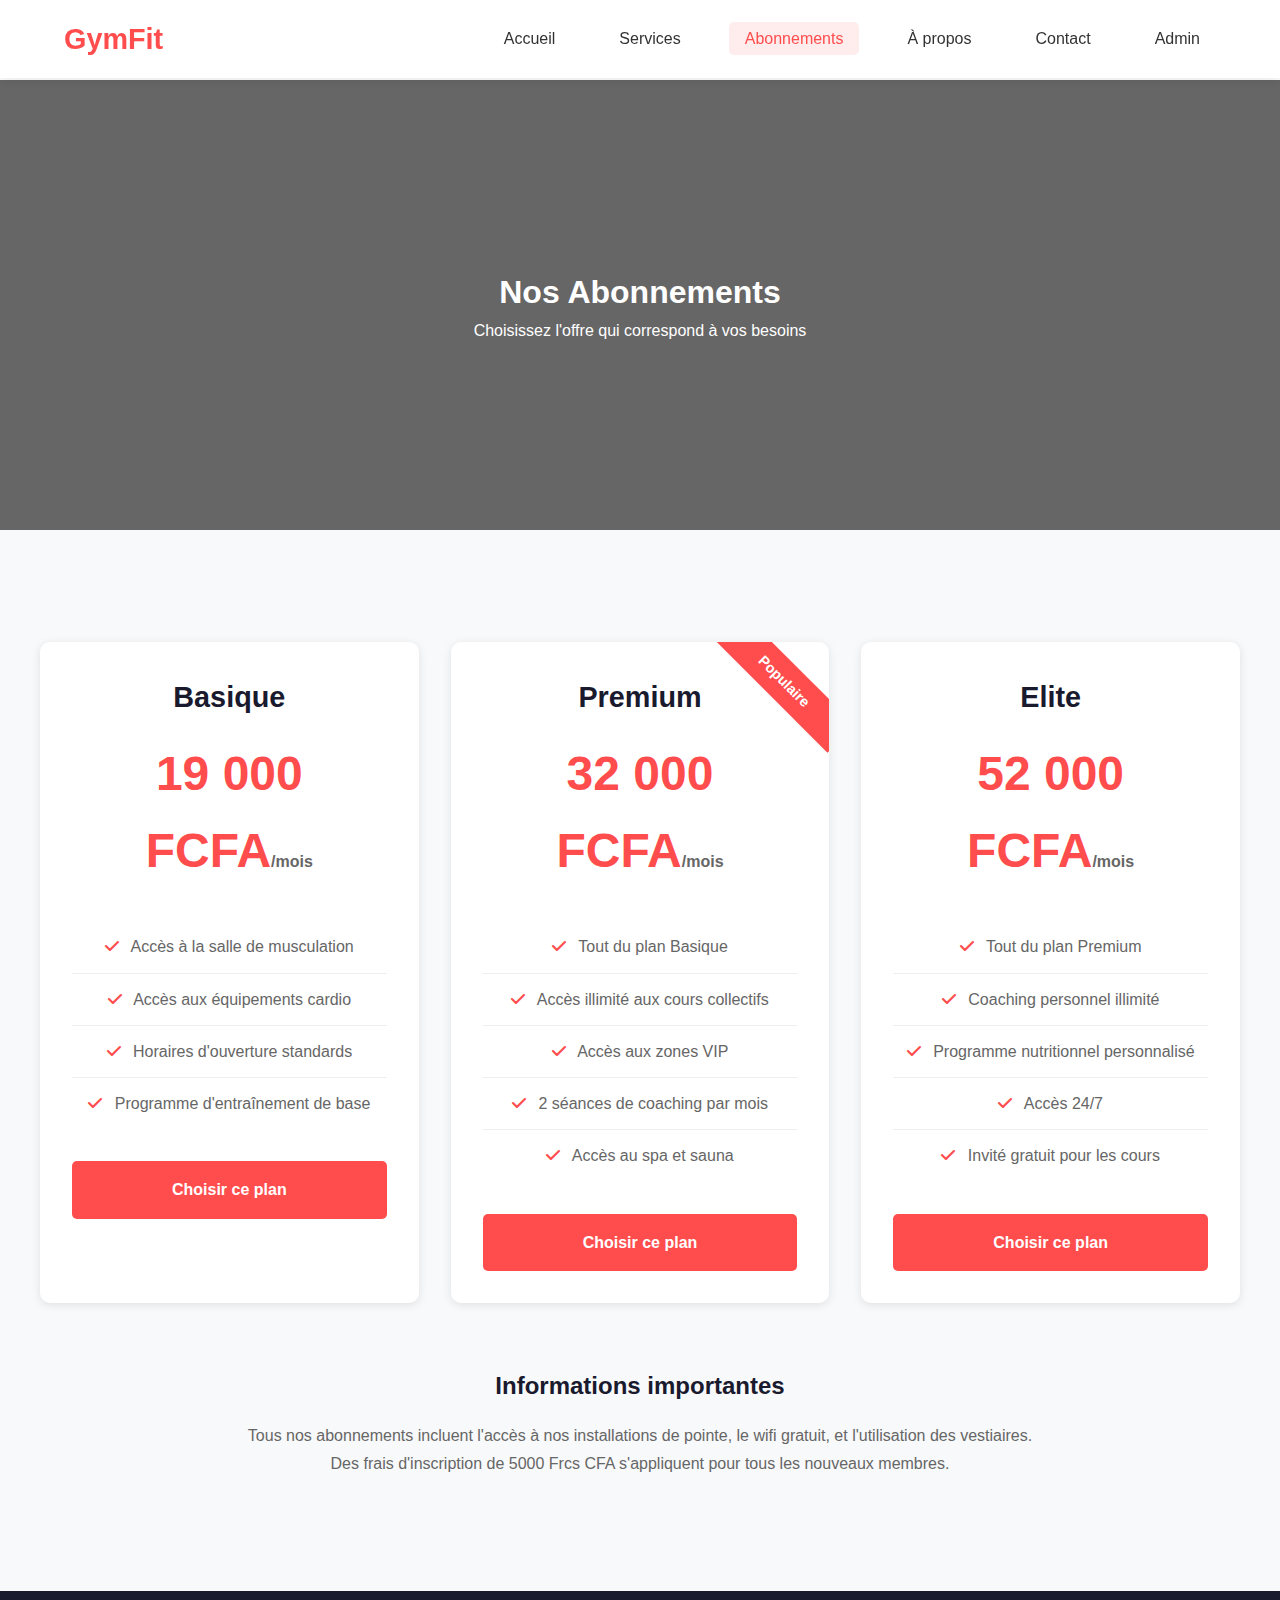
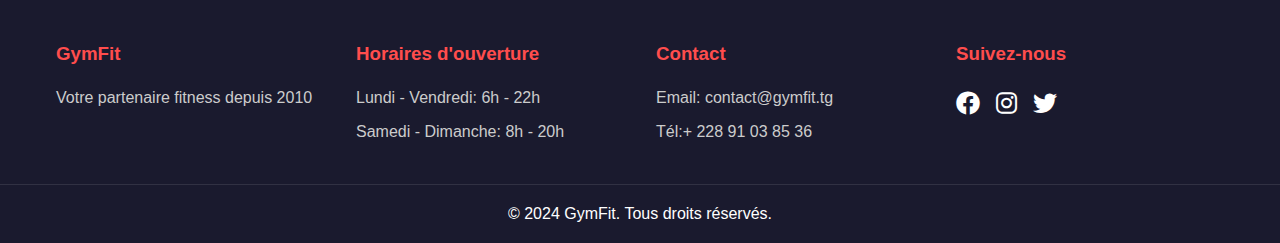
<file: abonnement.html>
<!DOCTYPE html>
<html lang="fr">
<head>
    <meta charset="UTF-8">
    <meta name="viewport" content="width=device-width, initial-scale=1.0">
    <title>Abonnements - GymFit</title>
    <link rel="stylesheet" href="styles.css">
    <link rel="stylesheet" href="https://cdnjs.cloudflare.com/ajax/libs/font-awesome/6.0.0/css/all.min.css">
    <style>
        .pricing-hero {
            height: 50vh;
            background: linear-gradient(rgba(0, 0, 0, 0.6), rgba(0, 0, 0, 0.6)),
                        url('https://images.unsplash.com/photo-1534438327276-14e5300c3a48?ixlib=rb-1.2.1&auto=format&fit=crop&w=1920&q=80');
            background-size: cover;
            background-position: center;
            display: flex;
            align-items: center;
            justify-content: center;
            text-align: center;
            color: var(--white);
            margin-top: 80px;
        }

        .pricing-section {
            padding: 5rem 1rem;
            background-color: var(--light-bg);
        }

        .pricing-grid {
            display: grid;
            grid-template-columns: repeat(auto-fit, minmax(300px, 1fr));
            gap: 2rem;
            max-width: 1200px;
            margin: 0 auto;
            padding: 2rem 0;
        }

        .pricing-card {
            background: var(--white);
            border-radius: 10px;
            padding: 2rem;
            text-align: center;
            box-shadow: var(--shadow);
            transition: transform 0.3s ease;
            position: relative;
            overflow: hidden;
        }

        .pricing-card:hover {
            transform: translateY(-10px);
        }

        .pricing-card.popular::before {
            content: "Populaire";
            position: absolute;
            top: 20px;
            right: -35px;
            background: var(--primary-color);
            color: var(--white);
            padding: 0.5rem 3rem;
            transform: rotate(45deg);
            font-size: 0.9rem;
            font-weight: bold;
        }

        .pricing-card h2 {
            color: var(--secondary-color);
            margin-bottom: 1rem;
            font-size: 1.8rem;
        }

        .price {
            font-size: 3rem;
            color: var(--primary-color);
            margin-bottom: 1.5rem;
            font-weight: bold;
        }

        .price span {
            font-size: 1rem;
            color: #666;
        }

        .features-list {
            list-style: none;
            margin: 2rem 0;
        }

        .features-list li {
            padding: 0.8rem 0;
            border-bottom: 1px solid #eee;
            color: #666;
        }

        .features-list li:last-child {
            border-bottom: none;
        }

        .features-list li i {
            color: var(--primary-color);
            margin-right: 0.5rem;
        }

        .pricing-button {
            display: inline-block;
            padding: 1rem 2rem;
            background-color: var(--primary-color);
            color: var(--white);
            text-decoration: none;
            border-radius: 5px;
            font-weight: bold;
            transition: background-color 0.3s ease;
            width: 100%;
        }

        .pricing-button:hover {
            background-color: #ff3333;
        }

        .pricing-info {
            text-align: center;
            max-width: 800px;
            margin: 0 auto;
            padding: 2rem 0;
        }

        .pricing-info h2 {
            color: var(--secondary-color);
            margin-bottom: 1rem;
        }

        .pricing-info p {
            color: #666;
            line-height: 1.8;
        }

        @media (max-width: 768px) {
            .pricing-grid {
                grid-template-columns: 1fr;
                max-width: 400px;
            }
        }
    </style>
</head>
<body>
    <header>
        <nav>
            <div class="logo">GymFit</div>
            <ul class="nav-links">
                <li><a href="index.html">Accueil</a></li>
                <li><a href="services.html">Services</a></li>
                <li><a href="abonnement.html" class="active">Abonnements</a></li>
                <li><a href="about.html">À propos</a></li>
                <li><a href="contact.html">Contact</a></li>
                <li><a href="admin.html">Admin</a></li>
            </ul>
        </nav>
    </header>

    <section class="pricing-hero">
        <div class="hero-content">
            <h1>Nos Abonnements</h1>
            <p>Choisissez l'offre qui correspond à vos besoins</p>
        </div>
    </section>

    <section class="pricing-section">
        <div class="pricing-grid">
            <div class="pricing-card">
                <h2>Basique</h2>
                <div class="price">19 000 FCFA<span>/mois</span></div>
                <ul class="features-list">
                    <li><i class="fas fa-check"></i> Accès à la salle de musculation</li>
                    <li><i class="fas fa-check"></i> Accès aux équipements cardio</li>
                    <li><i class="fas fa-check"></i> Horaires d'ouverture standards</li>
                    <li><i class="fas fa-check"></i> Programme d'entraînement de base</li>
                </ul>
                <a href="#" class="pricing-button">Choisir ce plan</a>
            </div>

            <div class="pricing-card popular">
                <h2>Premium</h2>
                <div class="price">32 000 FCFA<span>/mois</span></div>
                <ul class="features-list">
                    <li><i class="fas fa-check"></i> Tout du plan Basique</li>
                    <li><i class="fas fa-check"></i> Accès illimité aux cours collectifs</li>
                    <li><i class="fas fa-check"></i> Accès aux zones VIP</li>
                    <li><i class="fas fa-check"></i> 2 séances de coaching par mois</li>
                    <li><i class="fas fa-check"></i> Accès au spa et sauna</li>
                </ul>
                <a href="#" class="pricing-button">Choisir ce plan</a>
            </div>

            <div class="pricing-card">
                <h2>Elite</h2>
                <div class="price">52 000 FCFA<span>/mois</span></div>
                <ul class="features-list">
                    <li><i class="fas fa-check"></i> Tout du plan Premium</li>
                    <li><i class="fas fa-check"></i> Coaching personnel illimité</li>
                    <li><i class="fas fa-check"></i> Programme nutritionnel personnalisé</li>
                    <li><i class="fas fa-check"></i> Accès 24/7</li>
                    <li><i class="fas fa-check"></i> Invité gratuit pour les cours</li>
                </ul>
                <a href="#" class="pricing-button">Choisir ce plan</a>
            </div>
        </div>

        <div class="pricing-info">
            <h2>Informations importantes</h2>
            <p>Tous nos abonnements incluent l'accès à nos installations de pointe, le wifi gratuit, et l'utilisation des vestiaires. Des frais d'inscription de 5000 Frcs CFA s'appliquent pour tous les nouveaux membres.</p>
        </div>
    </section>

    <footer>
        <div class="footer-content">
            <div class="footer-section">
                <h3>GymFit</h3>
                <p>Votre partenaire fitness depuis 2010</p>
            </div>
            <div class="footer-section">
                <h3>Horaires d'ouverture</h3>
                <p>Lundi - Vendredi: 6h - 22h</p>
                <p>Samedi - Dimanche: 8h - 20h</p>
            </div>
            <div class="footer-section">
                <h3>Contact</h3>
                <p>Email: contact@gymfit.tg</p>
                <p>Tél:+ 228 91 03 85 36 </p>
            </div>
            <div class="footer-section">
                <h3>Suivez-nous</h3>
                <div class="social-links">
                    <a href="#"><i class="fab fa-facebook"></i></a>
                    <a href="#"><i class="fab fa-instagram"></i></a>
                    <a href="#"><i class="fab fa-twitter"></i></a>
                </div>
            </div>
        </div>
        <div class="footer-bottom">
            <p>&copy; 2024 GymFit. Tous droits réservés.</p>
        </div>
    </footer>
</body>
</html>
</file>
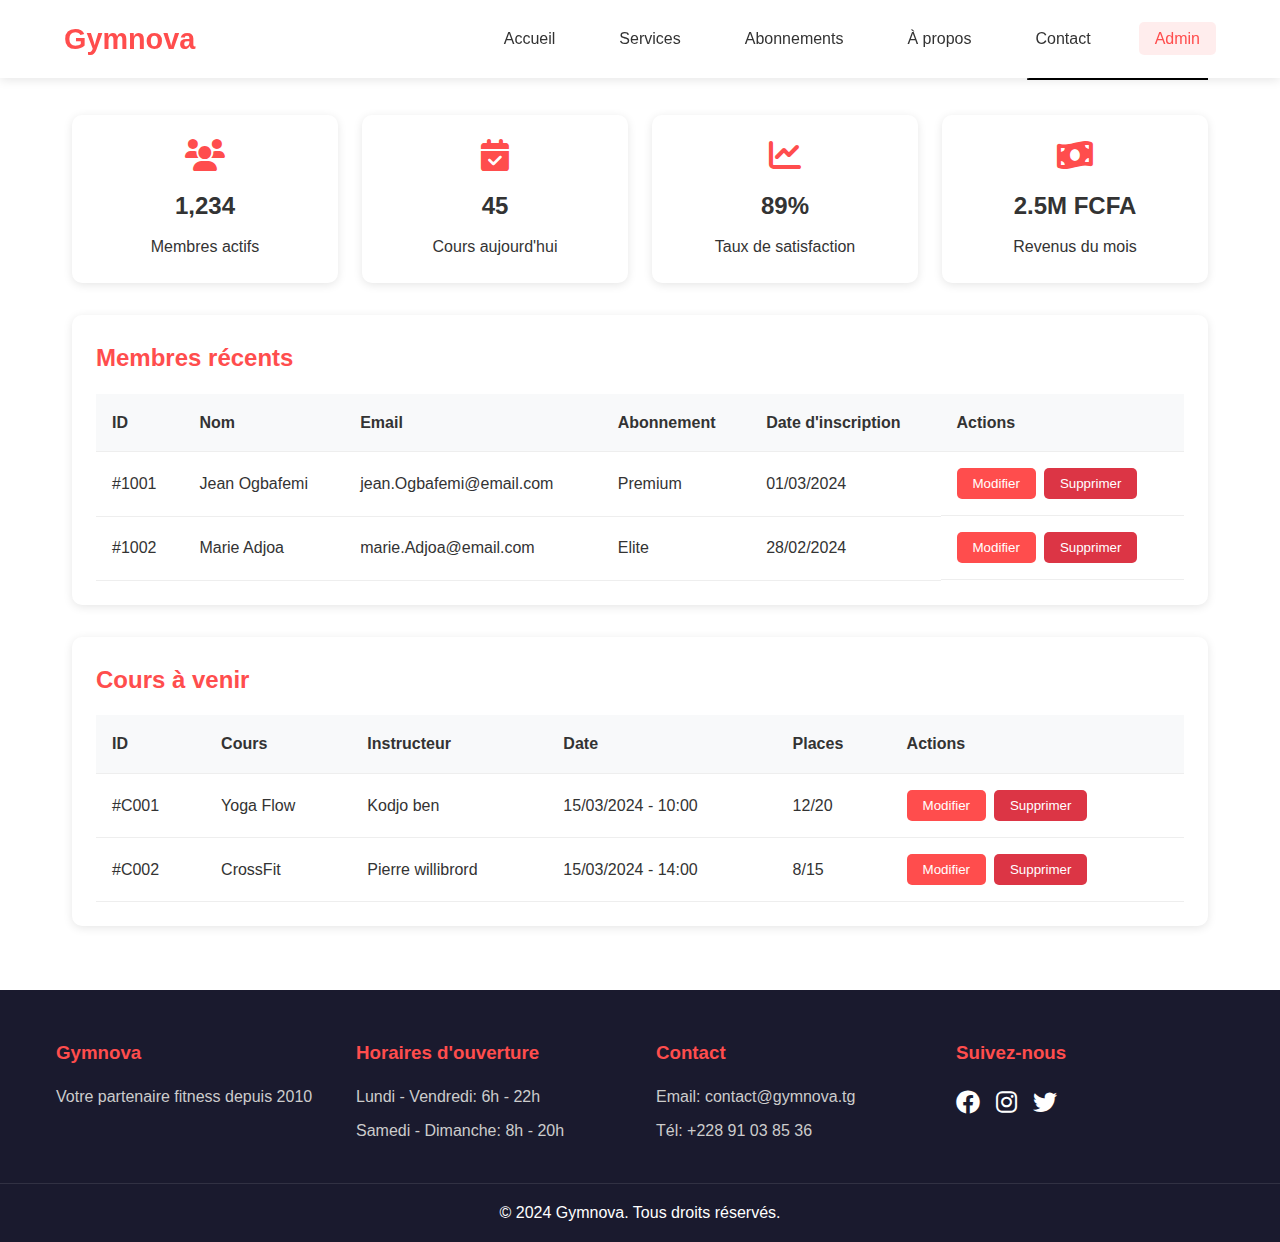
<file: admin.html>
<!DOCTYPE html>
<html lang="fr">
<head>
    <meta charset="UTF-8">
    <meta name="viewport" content="width=device-width, initial-scale=1.0">
    <title>Administration - Gymnova</title>
    <link rel="stylesheet" href="styles.css">
    <link rel="stylesheet" href="https://cdnjs.cloudflare.com/ajax/libs/font-awesome/6.0.0/css/all.min.css">
    <style>
        .admin-container {
            padding: 2rem;
            max-width: 1200px;
            margin: 0 auto;
        }

        .admin-header {
            display: flex;
            justify-content: space-between;
            align-items: center;
            margin-bottom: 2rem;
        }

        .admin-title {
            font-size: 2rem;
            color: var(--primary-color);
        }

        .admin-stats {
            display: grid;
            grid-template-columns: repeat(auto-fit, minmax(250px, 1fr));
            gap: 1.5rem;
            margin-bottom: 2rem;
        }

        .stat-card {
            background: white;
            padding: 1.5rem;
            border-radius: 10px;
            box-shadow: var(--shadow);
            text-align: center;
        }

        .stat-card i {
            font-size: 2rem;
            color: var(--primary-color);
            margin-bottom: 1rem;
        }

        .stat-card h3 {
            font-size: 1.5rem;
            margin-bottom: 0.5rem;
        }

        .admin-section {
            background: white;
            padding: 1.5rem;
            border-radius: 10px;
            box-shadow: var(--shadow);
            margin-bottom: 2rem;
        }

        .admin-section h2 {
            color: var(--primary-color);
            margin-bottom: 1rem;
        }

        .admin-table {
            width: 100%;
            border-collapse: collapse;
        }

        .admin-table th,
        .admin-table td {
            padding: 1rem;
            text-align: left;
            border-bottom: 1px solid #eee;
        }

        .admin-table th {
            background: #f8f9fa;
            font-weight: 600;
        }

        .admin-actions {
            display: flex;
            gap: 0.5rem;
        }

        .admin-button {
            padding: 0.5rem 1rem;
            border: none;
            border-radius: 5px;
            cursor: pointer;
            font-weight: 500;
            transition: all 0.3s ease;
        }

        .edit-button {
            background: var(--primary-color);
            color: white;
        }

        .delete-button {
            background: #dc3545;
            color: white;
        }

        .add-button {
            background: #28a745;
            color: white;
            padding: 0.75rem 1.5rem;
            display: inline-flex;
            align-items: center;
            gap: 0.5rem;
        }

        .add-button i {
            font-size: 1rem;
        }

        @media (max-width: 768px) {
            .admin-stats {
                grid-template-columns: 1fr;
            }

            .admin-table {
                display: block;
                overflow-x: auto;
            }
        }
    </style>
</head>
<body>
    <header>
        <nav>
            <div class="logo">Gymnova</div>
            <ul class="nav-links">
                <li><a href="index.html">Accueil</a></li>
                <li><a href="services.html">Services</a></li>
                <li><a href="abonnement.html">Abonnements</a></li>
                <li><a href="about.html">À propos</a></li>
                <li><a href="contact.html">Contact</a></li>
                <li><a href="admin.html" class="active">Admin</a></li>
            </ul>
        </nav>
    </header>

    <main>
        <div class="admin-container">
            <div class="admin-header">
                <h1 class="admin-title">Tableau de bord administrateur</h1>
                <button class="add-button">
                    <i class="fas fa-plus"></i> Nouveau membre
                </button>
            </div>

            <div class="admin-stats">
                <div class="stat-card">
                    <i class="fas fa-users"></i>
                    <h3>1,234</h3>
                    <p>Membres actifs</p>
                </div>
                <div class="stat-card">
                    <i class="fas fa-calendar-check"></i>
                    <h3>45</h3>
                    <p>Cours aujourd'hui</p>
                </div>
                <div class="stat-card">
                    <i class="fas fa-chart-line"></i>
                    <h3>89%</h3>
                    <p>Taux de satisfaction</p>
                </div>
                <div class="stat-card">
                    <i class="fas fa-money-bill-wave"></i>
                    <h3>2.5M FCFA</h3>
                    <p>Revenus du mois</p>
                </div>
            </div>

            <div class="admin-section">
                <h2>Membres récents</h2>
                <table class="admin-table">
                    <thead>
                        <tr>
                            <th>ID</th>
                            <th>Nom</th>
                            <th>Email</th>
                            <th>Abonnement</th>
                            <th>Date d'inscription</th>
                            <th>Actions</th>
                        </tr>
                    </thead>
                    <tbody>
                        <tr>
                            <td>#1001</td>
                            <td>Jean Ogbafemi</td>
                            <td>jean.Ogbafemi@email.com</td>
                            <td>Premium</td>
                            <td>01/03/2024</td>
                            <td class="admin-actions">
                                <button class="admin-button edit-button">Modifier</button>
                                <button class="admin-button delete-button">Supprimer</button>
                            </td>
                        </tr>
                        <tr>
                            <td>#1002</td>
                            <td>Marie Adjoa</td>
                            <td>marie.Adjoa@email.com</td>
                            <td>Elite</td>
                            <td>28/02/2024</td>
                            <td class="admin-actions">
                                <button class="admin-button edit-button">Modifier</button>
                                <button class="admin-button delete-button">Supprimer</button>
                            </td>
                        </tr>
                    </tbody>
                </table>
            </div>

            <div class="admin-section">
                <h2>Cours à venir</h2>
                <table class="admin-table">
                    <thead>
                        <tr>
                            <th>ID</th>
                            <th>Cours</th>
                            <th>Instructeur</th>
                            <th>Date</th>
                            <th>Places</th>
                            <th>Actions</th>
                        </tr>
                    </thead>
                    <tbody>
                        <tr>
                            <td>#C001</td>
                            <td>Yoga Flow</td>
                            <td>Kodjo ben</td>
                            <td>15/03/2024 - 10:00</td>
                            <td>12/20</td>
                            <td class="admin-actions">
                                <button class="admin-button edit-button">Modifier</button>
                                <button class="admin-button delete-button">Supprimer</button>
                            </td>
                        </tr>
                        <tr>
                            <td>#C002</td>
                            <td>CrossFit</td>
                            <td>Pierre willibrord</td>
                            <td>15/03/2024 - 14:00</td>
                            <td>8/15</td>
                            <td class="admin-actions">
                                <button class="admin-button edit-button">Modifier</button>
                                <button class="admin-button delete-button">Supprimer</button>
                            </td>
                        </tr>
                    </tbody>
                </table>
            </div>
        </div>
    </main>

    <footer>
        <div class="footer-content">
            <div class="footer-section">
                <h3>Gymnova</h3>
                <p>Votre partenaire fitness depuis 2010</p>
            </div>
            <div class="footer-section">
                <h3>Horaires d'ouverture</h3>
                <p>Lundi - Vendredi: 6h - 22h</p>
                <p>Samedi - Dimanche: 8h - 20h</p>
            </div>
            <div class="footer-section">
                <h3>Contact</h3>
                <p>Email: contact@gymnova.tg</p>
                <p>Tél: +228 91 03 85 36</p>
            </div>
            <div class="footer-section">
                <h3>Suivez-nous</h3>
                <div class="social-links">
                    <a href="#"><i class="fab fa-facebook"></i></a>
                    <a href="#"><i class="fab fa-instagram"></i></a>
                    <a href="#"><i class="fab fa-twitter"></i></a>
                </div>
            </div>
        </div>
        <div class="footer-bottom">
            <p>&copy; 2024 Gymnova. Tous droits réservés.</p>
        </div>
    </footer>
</body>
</html>
</file>
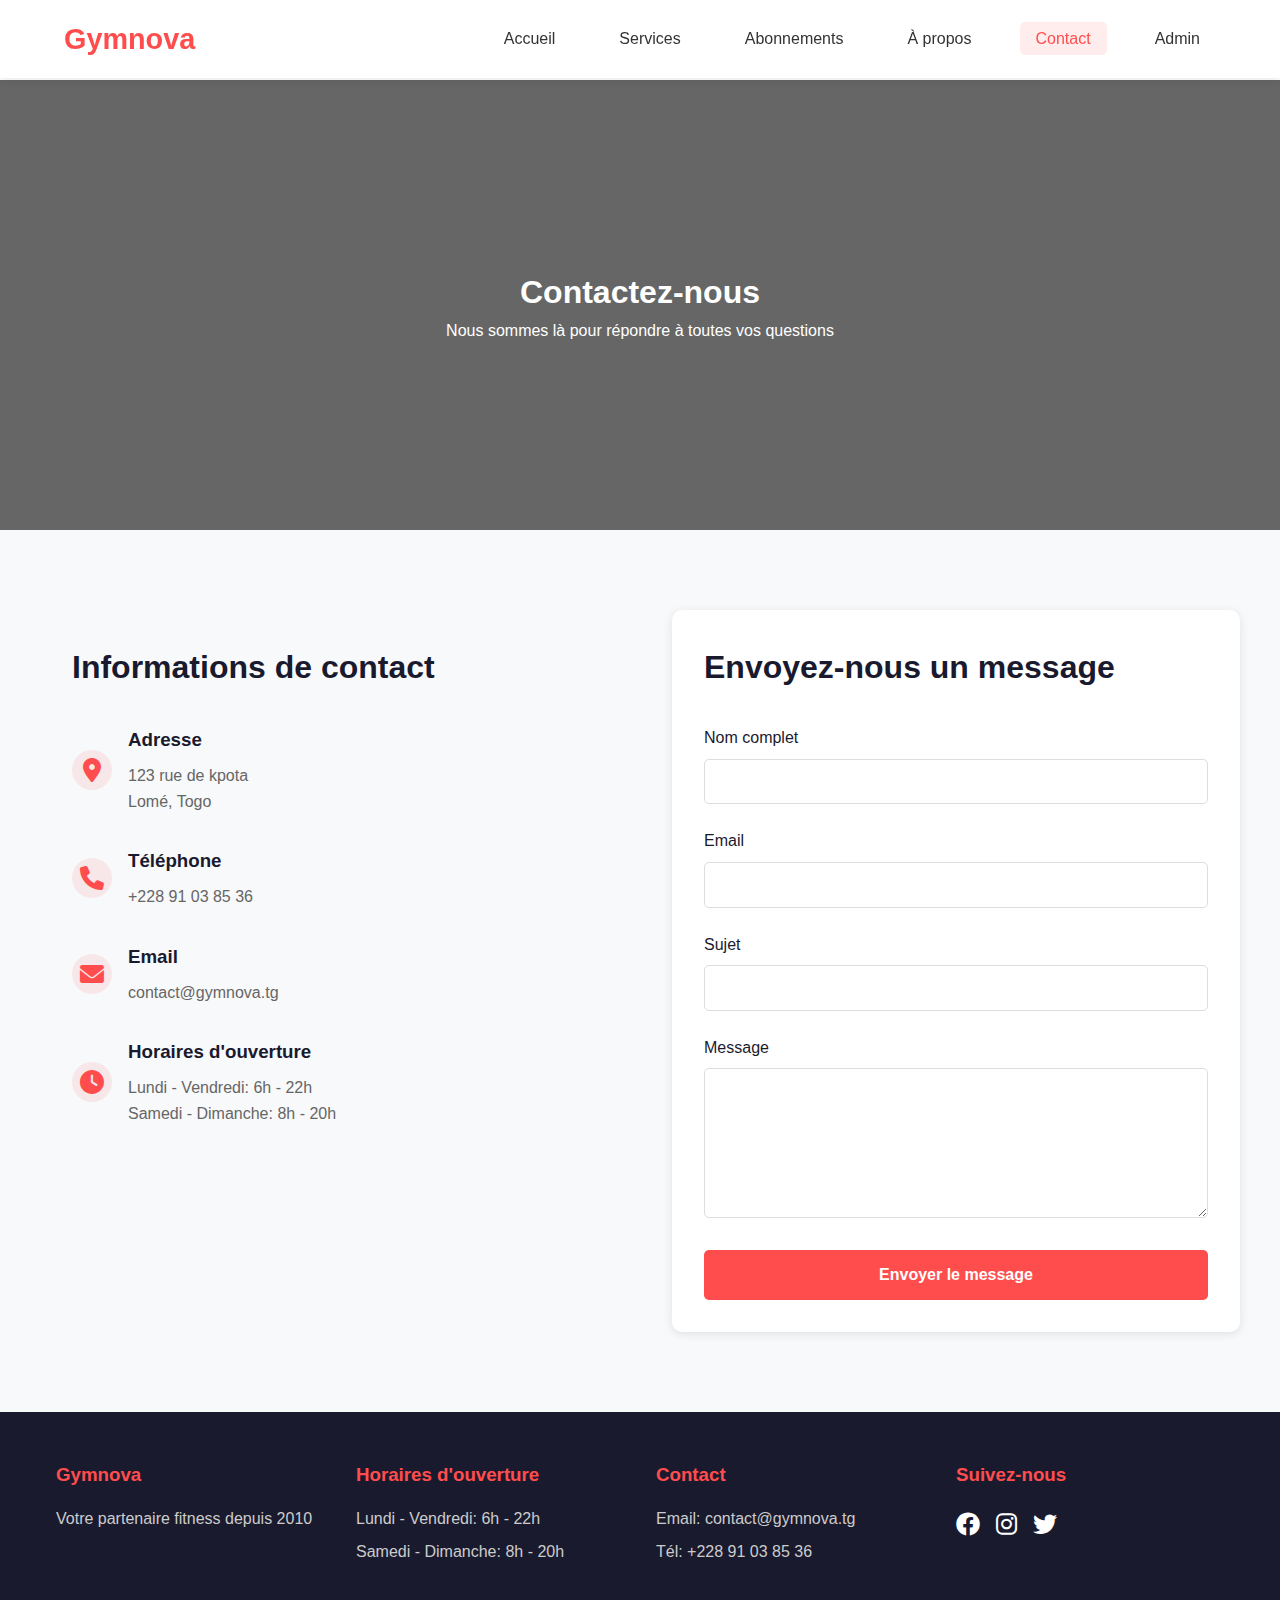
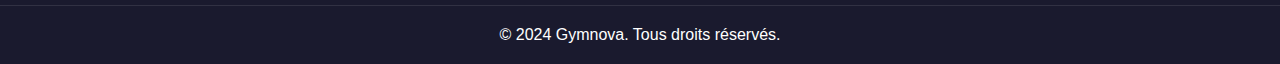
<file: contact.html>
<!DOCTYPE html>
<html lang="fr">
<head>
    <meta charset="UTF-8">
    <meta name="viewport" content="width=device-width, initial-scale=1.0">
    <title>Contact - Gymnova</title>
    <link rel="stylesheet" href="styles.css">
    <link rel="stylesheet" href="https://cdnjs.cloudflare.com/ajax/libs/font-awesome/6.0.0/css/all.min.css">
    <style>
        .contact-hero {
            height: 50vh;
            background: linear-gradient(rgba(0, 0, 0, 0.6), rgba(0, 0, 0, 0.6)),
                        url('https://images.unsplash.com/photo-1534438327276-14e5300c3a48?ixlib=rb-1.2.1&auto=format&fit=crop&w=1920&q=80');
            background-size: cover;
            background-position: center;
            display: flex;
            align-items: center;
            justify-content: center;
            text-align: center;
            color: var(--white);
            margin-top: 80px;
        }

        .contact-section {
            padding: 5rem 1rem;
            background-color: var(--light-bg);
        }

        .contact-container {
            max-width: 1200px;
            margin: 0 auto;
            display: grid;
            grid-template-columns: 1fr 1fr;
            gap: 4rem;
        }

        .contact-info {
            padding: 2rem;
        }

        .contact-info h2 {
            color: var(--secondary-color);
            margin-bottom: 2rem;
            font-size: 2rem;
        }

        .info-item {
            display: flex;
            align-items: center;
            margin-bottom: 2rem;
        }

        .info-item i {
            font-size: 1.5rem;
            color: var(--primary-color);
            margin-right: 1rem;
            width: 40px;
            height: 40px;
            background: rgba(255, 77, 77, 0.1);
            border-radius: 50%;
            display: flex;
            align-items: center;
            justify-content: center;
        }

        .info-item div h3 {
            color: var(--secondary-color);
            margin-bottom: 0.5rem;
        }

        .info-item div p {
            color: #666;
        }

        .contact-form {
            background: var(--white);
            padding: 2rem;
            border-radius: 10px;
            box-shadow: var(--shadow);
        }

        .contact-form h2 {
            color: var(--secondary-color);
            margin-bottom: 2rem;
            font-size: 2rem;
        }

        .form-group {
            margin-bottom: 1.5rem;
        }

        .form-group label {
            display: block;
            margin-bottom: 0.5rem;
            color: var(--secondary-color);
            font-weight: 500;
        }

        .form-group input,
        .form-group textarea {
            width: 100%;
            padding: 0.8rem;
            border: 1px solid #ddd;
            border-radius: 5px;
            font-size: 1rem;
            transition: border-color 0.3s ease;
        }

        .form-group input:focus,
        .form-group textarea:focus {
            outline: none;
            border-color: var(--primary-color);
        }

        .form-group textarea {
            height: 150px;
            resize: vertical;
        }

        .submit-button {
            background-color: var(--primary-color);
            color: var(--white);
            padding: 1rem 2rem;
            border: none;
            border-radius: 5px;
            font-size: 1rem;
            font-weight: bold;
            cursor: pointer;
            transition: background-color 0.3s ease;
            width: 100%;
        }

        .submit-button:hover {
            background-color: #ff3333;
        }

        .map-section {
            padding: 5rem 1rem;
        }

        .map-container {
            max-width: 1200px;
            margin: 0 auto;
            height: 400px;
            border-radius: 10px;
            overflow: hidden;
            box-shadow: var(--shadow);
        }

        .map-container iframe {
            width: 100%;
            height: 100%;
            border: none;
        }

        @media (max-width: 768px) {
            .contact-container {
                grid-template-columns: 1fr;
                gap: 2rem;
            }

            .map-container {
                height: 300px;
            }
        }
    </style>
</head>
<body>
    <header>
        <nav>
            <div class="logo">Gymnova</div>
            <ul class="nav-links">
                <li><a href="index.html">Accueil</a></li>
                <li><a href="services.html">Services</a></li>
                <li><a href="abonnement.html">Abonnements</a></li>
                <li><a href="about.html">À propos</a></li>
                <li><a href="contact.html" class="active">Contact</a></li>
                <li><a href="admin.html">Admin</a></li>
            </ul>
        </nav>
    </header>

    <section class="contact-hero">
        <div class="hero-content">
            <h1>Contactez-nous</h1>
            <p>Nous sommes là pour répondre à toutes vos questions</p>
        </div>
    </section>

    <section class="contact-section">
        <div class="contact-container">
            <div class="contact-info">
                <h2>Informations de contact</h2>
                <div class="info-item">
                    <i class="fas fa-map-marker-alt"></i>
                    <div>
                        <h3>Adresse</h3>
                        <p>123 rue de kpota<br>Lomé, Togo</p>
                    </div>
                </div>
                <div class="info-item">
                    <i class="fas fa-phone"></i>
                    <div>
                        <h3>Téléphone</h3>
                        <p>+228 91 03 85 36 </p>
                    </div>
                </div>
                <div class="info-item">
                    <i class="fas fa-envelope"></i>
                    <div>
                        <h3>Email</h3>
                        <p>contact@gymnova.tg</p>
                    </div>
                </div>
                <div class="info-item">
                    <i class="fas fa-clock"></i>
                    <div>
                        <h3>Horaires d'ouverture</h3>
                        <p>Lundi - Vendredi: 6h - 22h<br>Samedi - Dimanche: 8h - 20h</p>
                    </div>
                </div>
            </div>

            <div class="contact-form">
                <h2>Envoyez-nous un message</h2>
                <form action="#" method="POST">
                    <div class="form-group">
                        <label for="name">Nom complet</label>
                        <input type="text" id="name" name="name" required>
                    </div>
                    <div class="form-group">
                        <label for="email">Email</label>
                        <input type="email" id="email" name="email" required>
                    </div>
                    <div class="form-group">
                        <label for="subject">Sujet</label>
                        <input type="text" id="subject" name="subject" required>
                    </div>
                    <div class="form-group">
                        <label for="message">Message</label>
                        <textarea id="message" name="message" required></textarea>
                    </div>
                    <button type="submit" class="submit-button">Envoyer le message</button>
                </form>
            </div>
        </div>
    </section>


    <footer>
        <div class="footer-content">
            <div class="footer-section">
                <h3>Gymnova</h3>
                <p>Votre partenaire fitness depuis 2010</p>
            </div>
            <div class="footer-section">
                <h3>Horaires d'ouverture</h3>
                <p>Lundi - Vendredi: 6h - 22h</p>
                <p>Samedi - Dimanche: 8h - 20h</p>
            </div>
            <div class="footer-section">
                <h3>Contact</h3>
                <p>Email: contact@gymnova.tg</p>
                <p>Tél: +228 91 03 85 36</p>
            </div>
            <div class="footer-section">
                <h3>Suivez-nous</h3>
                <div class="social-links">
                    <a href="#"><i class="fab fa-facebook"></i></a>
                    <a href="#"><i class="fab fa-instagram"></i></a>
                    <a href="#"><i class="fab fa-twitter"></i></a>
                </div>
            </div>
        </div>
        <div class="footer-bottom">
            <p>&copy; 2024 Gymnova. Tous droits réservés.</p>
        </div>
    </footer>
</body>
</html>
</file>
<file: styles.css>
/* Variables globales */
:root {
    --primary-color: #ff4d4d;
    --secondary-color: #1a1a2e;
    --text-color: #333;
    --light-bg: #f8f9fa;
    --white: #ffffff;
    --shadow: 0 2px 10px rgba(0, 0, 0, 0.1);
}

/* Reset et styles de base */
* {
    margin: 0;
    padding: 0;
    box-sizing: border-box;
}

body {
    font-family: 'Segoe UI', Tahoma, Geneva, Verdana, sans-serif;
    line-height: 1.6;
    color: var(--text-color);
}

/* Header et Navigation */
header {
    background: var(--white);
    box-shadow: var(--shadow);
    position: fixed;
    width: 100%;
    top: 0;
    z-index: 1000;
}

nav {
    display: flex;
    justify-content: space-between;
    align-items: center;
    padding: 1rem 5%;
    max-width: 1400px;
    margin: 0 auto;
}

.logo {
    font-size: 1.8rem;
    font-weight: bold;
    color: var(--primary-color);
}

.nav-links {
    display: flex;
    list-style: none;
    gap: 2rem;
}

.nav-links a {
    text-decoration: none;
    color: var(--text-color);
    font-weight: 500;
    transition: color 0.3s ease;
    padding: 0.5rem 1rem;
    border-radius: 5px;
}

.nav-links a:hover {
    color: var(--primary-color);
}

.nav-links a.active {
    color: var(--primary-color);
    background: rgba(255, 77, 77, 0.1);
}

/* Section Hero */
.hero {
    height: 100vh;
    background: linear-gradient(rgba(0, 0, 0, 0.5), rgba(0, 0, 0, 0.5)),
                url('https://images.unsplash.com/photo-1534438327276-14e5300c3a48?ixlib=rb-1.2.1&auto=format&fit=crop&w=1920&q=80');
    background-size: cover;
    background-position: center;
    display: flex;
    align-items: center;
    justify-content: center;
    text-align: center;
    color: var(--white);
    padding: 0 1rem;
}

.hero-content {
    max-width: 800px;
}

.hero h1 {
    font-size: 3.5rem;
    margin-bottom: 1rem;
    text-shadow: 2px 2px 4px rgba(0, 0, 0, 0.3);
}

.hero p {
    font-size: 1.5rem;
    margin-bottom: 2rem;
}

.cta-button {
    display: inline-block;
    padding: 1rem 2rem;
    background-color: var(--primary-color);
    color: var(--white);
    text-decoration: none;
    border-radius: 5px;
    font-weight: bold;
    transition: transform 0.3s ease, background-color 0.3s ease;
}

.cta-button:hover {
    transform: translateY(-3px);
    background-color: #ff3333;
}

/* Section Features */
.features {
    padding: 5rem 1rem;
    background-color: var(--light-bg);
}

.features h2 {
    text-align: center;
    font-size: 2.5rem;
    margin-bottom: 3rem;
    color: var(--secondary-color);
}

.feature-grid {
    display: grid;
    grid-template-columns: repeat(auto-fit, minmax(300px, 1fr));
    gap: 2rem;
    max-width: 1200px;
    margin: 0 auto;
}

.feature-card {
    background: var(--white);
    border-radius: 10px;
    overflow: hidden;
    box-shadow: var(--shadow);
    transition: transform 0.3s ease;
}

.feature-card:hover {
    transform: translateY(-10px);
}

.feature-card img {
    width: 100%;
    height: 200px;
    object-fit: cover;
}

.feature-card h3 {
    padding: 1.5rem 1.5rem 0.5rem;
    color: var(--secondary-color);
}

.feature-card p {
    padding: 0 1.5rem 1.5rem;
    color: #666;
}

/* Section Testimonials */
.testimonials {
    padding: 5rem 1rem;
}

.testimonials h2 {
    text-align: center;
    font-size: 2.5rem;
    margin-bottom: 3rem;
    color: var(--secondary-color);
}

.testimonial-grid {
    display: grid;
    grid-template-columns: repeat(auto-fit, minmax(300px, 1fr));
    gap: 2rem;
    max-width: 1200px;
    margin: 0 auto;
}

.testimonial-card {
    background: var(--white);
    padding: 2rem;
    border-radius: 10px;
    box-shadow: var(--shadow);
    text-align: center;
}

.testimonial-card img {
    width: 100px;
    height: 100px;
    border-radius: 50%;
    object-fit: cover;
    margin-bottom: 1rem;
}

.testimonial-card p {
    font-style: italic;
    margin-bottom: 1rem;
}

.testimonial-card h4 {
    color: var(--secondary-color);
    margin-bottom: 0.5rem;
}

.stars {
    color: #ffd700; /* Couleur dorée pour les étoiles */
    font-size: 1.2rem; /* Taille des étoiles */
    letter-spacing: 2px; /* Espacement entre les étoiles */
}

/* Footer */
footer {
    background: var(--secondary-color);
    color: var(--white);
    padding: 3rem 0 1rem;
}

.footer-content {
    display: grid;
    grid-template-columns: repeat(auto-fit, minmax(250px, 1fr));
    gap: 2rem;
    max-width: 1200px;
    margin: 0 auto;
    padding: 0 1rem;
}

.footer-section h3 {
    color: var(--primary-color);
    margin-bottom: 1rem;
}

.footer-section p {
    margin-bottom: 0.5rem;
    color: #ccc;
}

.social-links {
    display: flex;
    gap: 1rem;
}

.social-links a {
    color: var(--white);
    font-size: 1.5rem;
    transition: color 0.3s ease;
}

.social-links a:hover {
    color: var(--primary-color);
}

.footer-bottom {
    text-align: center;
    margin-top: 2rem;
    padding-top: 1rem;
    border-top: 1px solid rgba(255, 255, 255, 0.1);
}

/* Media Queries */
@media (max-width: 768px) {
    .nav-links {
        display: none;
    }
    
    .footer-content {
        grid-template-columns: 1fr;
        text-align: center;
    }
    
    .social-links {
        justify-content: center;
    }
    
    .hero h1 {
        font-size: 2.5rem;
    }
    
    .hero p {
        font-size: 1.2rem;
    }
    
    .feature-grid,
    .testimonial-grid {
        grid-template-columns: 1fr;
    }
}
</file>
